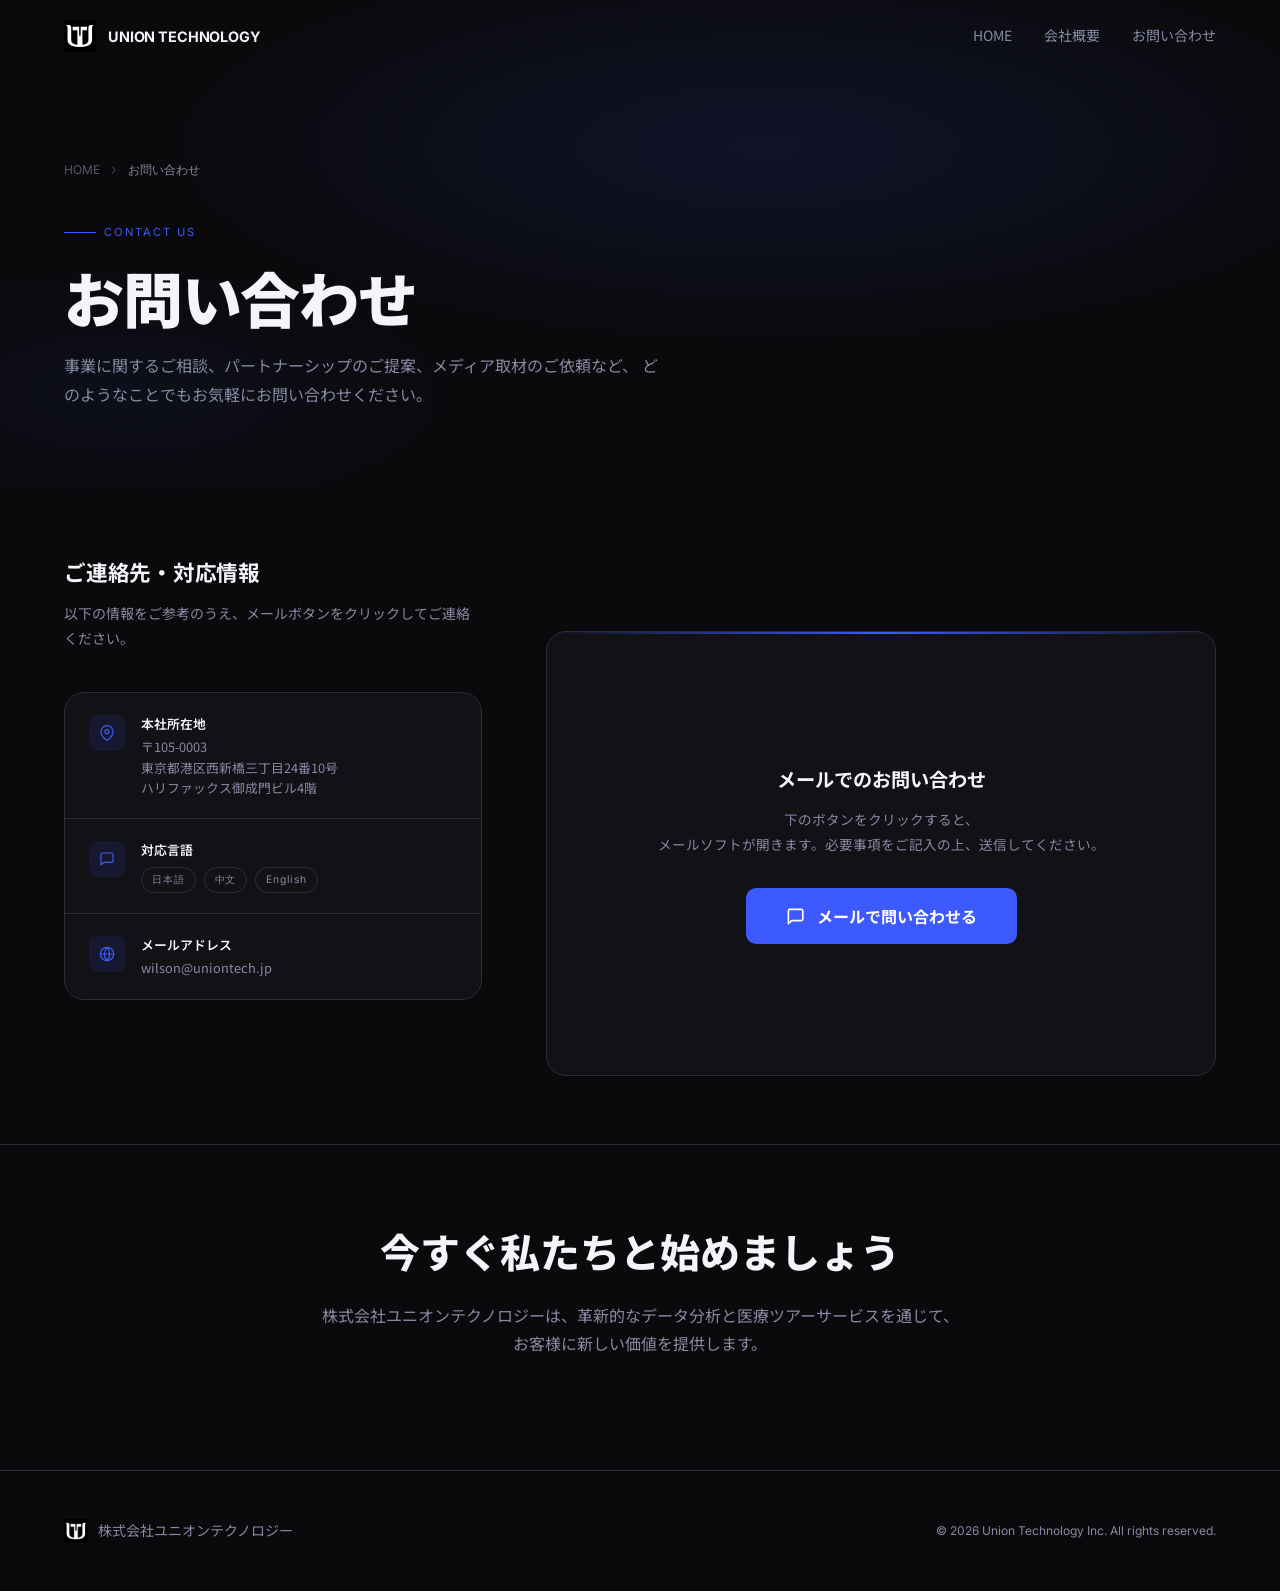
<file: contact.html>
<!DOCTYPE html>
<html lang="ja">
<head>
  <base href="/">
  <meta charset="UTF-8" />
  <meta name="viewport" content="width=device-width, initial-scale=1.0" />
  <title>お問い合わせ | 株式会社ユニオンテクノロジー</title>
  <meta name="description" content="株式会社ユニオンテクノロジーへのお問い合わせはこちらから。事業相談、パートナーシップのご提案など、お気軽にご連絡ください。" />
  <link rel="preconnect" href="https://fonts.googleapis.com" />
  <link rel="preconnect" href="https://fonts.gstatic.com" crossorigin />
  <link href="https://fonts.googleapis.com/css2?family=Inter:wght@300;400;500;600;700;800;900&family=Noto+Sans+JP:wght@300;400;500;600;700;800;900&display=swap" rel="stylesheet" />
  <link rel="stylesheet" href="css/style.css" />
  <link rel="icon" href="images/favicon.ico" type="image/x-icon" />
  <style>
    :root {
      --bg-card2: #161620;
      --fg-subtle: #55556A;
      --radius-lg: 1.25rem;
    }

    .page-hero {
      position: relative;
      padding: 10rem 0 5rem;
      overflow: hidden;
    }
    .page-hero-bg {
      position: absolute; inset: 0; pointer-events: none;
      background:
        radial-gradient(ellipse 70% 60% at 60% 30%, rgba(61,90,254,0.12), transparent 70%),
        radial-gradient(ellipse 40% 40% at 10% 80%, rgba(61,90,254,0.06), transparent 70%);
    }
    .page-hero-grid {
      position: absolute; inset: 0; pointer-events: none;
      background-image:
        linear-gradient(rgba(61,90,254,0.05) 0.5px, transparent 0.5px),
        linear-gradient(90deg, rgba(61,90,254,0.05) 0.5px, transparent 0.5px);
      background-size: 80px 80px;
    }
    .page-hero-content { position: relative; z-index: 2; }
    .eyebrow {
      display: inline-flex; align-items: center; gap: 0.5rem;
      font-family: var(--font-en); font-size: 0.7rem; letter-spacing: 0.18em; text-transform: uppercase;
      color: var(--accent); margin-bottom: 1.25rem;
    }
    .eyebrow::before { content: ''; display: block; width: 2rem; height: 0.5px; background: var(--accent); }
    .page-title {
      font-family: var(--font-jp); font-weight: 900;
      font-size: clamp(2.2rem, 5vw, 3.75rem);
      letter-spacing: -0.02em; line-height: 1.15; color: var(--fg);
      margin-bottom: 1.25rem;
    }
    .page-subtitle {
      font-family: var(--font-jp); font-size: 1rem; color: var(--fg-muted);
      line-height: 1.85; max-width: 38rem;
    }
    .breadcrumb {
      display: flex; align-items: center; gap: 0.5rem; margin-bottom: 2rem;
      font-family: var(--font-en); font-size: 0.75rem; color: var(--fg-subtle);
    }
    .breadcrumb a { color: var(--fg-subtle); transition: color var(--transition); }
    .breadcrumb a:hover { color: var(--fg-muted); }
    .breadcrumb span { color: var(--fg-muted); }

    .contact-wrapper { padding: 4rem 0 7rem; }
    .contact-layout {
      display: grid;
      grid-template-columns: 1fr 1.6fr;
      gap: 4rem;
      align-items: stretch; 
    }
    @media (max-width: 900px) {
      .contact-layout {
        grid-template-columns: 1fr;
        gap: 3rem;
      }
    }

    .left-panel {
      display: flex;
      flex-direction: column;
    }
    .panel-title {
      font-family: var(--font-jp); font-weight: 700; font-size: 1.35rem;
      letter-spacing: -0.01em; color: var(--fg); margin-bottom: 0.625rem;
    }
    .panel-desc {
      font-family: var(--font-jp); font-size: 0.875rem; color: var(--fg-muted);
      line-height: 1.85; margin-bottom: 2.5rem;
    }
    .info-card {
      background: var(--bg-card); border: 0.5px solid var(--border);
      border-radius: var(--radius-lg); overflow: hidden;
      flex: 1; 
    }
    .info-item {
      display: flex; align-items: flex-start; gap: 1rem; padding: 1.25rem 1.5rem;
      border-bottom: 0.5px solid var(--border); transition: background var(--transition);
    }
    .info-item:last-child { border-bottom: none; }
    .info-item:hover { background: rgba(255,255,255,0.02); }
    .info-icon {
      width: 2.25rem; height: 2.25rem; border-radius: 0.5rem;
      background: var(--accent-10); display: flex; align-items: center; justify-content: center;
      flex-shrink: 0; margin-top: 0.1rem;
    }
    .info-icon svg { width: 1rem; height: 1rem; stroke: var(--accent); fill: none; stroke-width: 1.75; stroke-linecap: round; stroke-linejoin: round; }
    .info-label { font-family: var(--font-jp); font-weight: 600; font-size: 0.8rem; color: var(--fg); }
    .info-value { font-family: var(--font-jp); font-size: 0.8rem; color: var(--fg-muted); margin-top: 0.125rem; line-height: 1.6; }
    .lang-badges { display: flex; gap: 0.5rem; margin-top: 0.375rem; flex-wrap: wrap; }
    .lang-badge {
      font-family: var(--font-en); font-size: 0.65rem; letter-spacing: 0.08em;
      padding: 0.2rem 0.625rem; border-radius: 999px;
      border: 0.5px solid var(--border); color: var(--fg-muted);
    }

    .mailto-card {
      background: var(--bg-card);
      border: 0.5px solid var(--border);
      border-radius: var(--radius-lg);
      padding: 3rem 2.5rem;
      text-align: center;
      position: relative;
      overflow: hidden;
      height: 100%;
      display: flex;
      flex-direction: column;
      justify-content: center;
      margin-top: 4.8rem;
    }
    .mailto-card::before {
      content: '';
      position: absolute; top: 0; left: 0; right: 0; height: 2px;
      background: linear-gradient(90deg, transparent, var(--accent), transparent);
    }
    .mailto-title {
      font-family: var(--font-jp);
      font-weight: 700;
      font-size: 1.2rem;
      color: var(--fg);
      margin-bottom: 0.75rem;
    }
    .mailto-desc {
      font-family: var(--font-jp);
      font-size: 0.85rem;
      color: var(--fg-muted);
      margin-bottom: 2rem;
      line-height: 1.8;
    }
    .mailto-btn {
      display: inline-flex;
      align-items: center;
      gap: 0.75rem;
      background: var(--accent);
      color: #fff;
      font-family: var(--font-jp);
      font-weight: 700;
      font-size: 1rem;
      padding: 0.9rem 2.5rem;
      border-radius: 0.625rem;
      text-decoration: none;
      transition: background 0.3s ease, transform 0.2s ease;
      border: none;
      cursor: pointer;
      align-self: center;
    }
    .mailto-btn:hover {
      background: #2a43e8;
      transform: translateY(-2px);
    }
    .mailto-btn svg {
      width: 1.2rem;
      height: 1.2rem;
      stroke: #fff;
      fill: none;
      stroke-width: 2;
      stroke-linecap: round;
      stroke-linejoin: round;
    }

    @media (max-width: 900px) {
      .mailto-card {
        margin-top: 0;
      }
    }

    .cta-block {
      text-align: center;
      padding: 5rem 0 7rem;
      border-top: 0.5px solid var(--border);
      margin-top: 2rem;
    }
    .cta-title {
      font-family: var(--font-jp);
      font-size: clamp(1.8rem, 4vw, 2.5rem);
      font-weight: 800;
      line-height: 1.3;
      color: var(--fg);
      margin-bottom: 1.5rem;
    }
    .cta-desc {
      font-family: var(--font-jp);
      font-size: 1rem;
      color: var(--fg-muted);
      max-width: 48rem;
      margin: 0 auto;
      line-height: 1.8;
    }
  </style>
</head>
<body>

  <header id="navbar">
    <div class="container">
      <nav class="nav-inner">
        <a href="/home/" class="nav-logo">
          <img src="images/logo.png" alt="UT Logo" />
          <div class="nav-logo-text">
            <span>UNION TECHNOLOGY</span>
          </div>
        </a>
        <div class="nav-links">
          <a href="/home/">HOME</a>
          <a href="/company/">会社概要</a>
          <a href="/contact/" class="active">お問い合わせ</a>
        </div>
        <button class="hamburger" id="hamburger" aria-label="メニューを開く" aria-expanded="false">
          <span></span><span></span><span></span>
        </button>
      </nav>
    </div>
    <div id="mobile-menu">
      <a href="/home/" onclick="closeMobile()">HOME</a>
      <a href="/company/" onclick="closeMobile()">会社概要</a>
      <a href="/contact/" onclick="closeMobile()">お問い合わせ</a>
    </div>
  </header>

  <main>
    <section class="page-hero">
      <div class="page-hero-bg"></div>
      <div class="page-hero-grid"></div>
      <div class="container page-hero-content">
        <div class="breadcrumb anim">
          <a href="/home/">HOME</a>
          <svg width="12" height="12" viewBox="0 0 24 24" fill="none" stroke="currentColor" stroke-width="2" stroke-linecap="round" stroke-linejoin="round"><polyline points="9 18 15 12 9 6"/></svg>
          <span>お問い合わせ</span>
        </div>
        <span class="eyebrow anim anim-delay-1">Contact Us</span>
        <h1 class="page-title anim anim-delay-2">お問い合わせ</h1>
        <p class="page-subtitle anim anim-delay-3">
          事業に関するご相談、パートナーシップのご提案、メディア取材のご依頼など、
          どのようなことでもお気軽にお問い合わせください。
        </p>
      </div>
    </section>

    <div class="contact-wrapper">
      <div class="container">
        <div class="contact-layout">
          <div class="left-panel">
            <h2 class="panel-title anim">ご連絡先・対応情報</h2>
            <p class="panel-desc anim anim-delay-1">以下の情報をご参考のうえ、メールボタンをクリックしてご連絡ください。</p>

            <div class="info-card anim anim-delay-2">
              <div class="info-item">
                <div class="info-icon">
                  <svg viewBox="0 0 24 24"><path d="M21 10c0 7-9 13-9 13s-9-6-9-13a9 9 0 0 1 18 0z"/><circle cx="12" cy="10" r="3"/></svg>
                </div>
                <div>
                  <div class="info-label">本社所在地</div>
                  <div class="info-value">〒105-0003<br>東京都港区西新橋三丁目24番10号<br>ハリファックス御成門ビル4階</div>
                </div>
              </div>
              <div class="info-item">
                <div class="info-icon">
                  <svg viewBox="0 0 24 24"><path d="M21 15a2 2 0 0 1-2 2H7l-4 4V5a2 2 0 0 1 2-2h14a2 2 0 0 1 2 2z"/></svg>
                </div>
                <div>
                  <div class="info-label">対応言語</div>
                  <div class="lang-badges">
                    <span class="lang-badge">日本語</span>
                    <span class="lang-badge">中文</span>
                    <span class="lang-badge">English</span>
                  </div>
                </div>
              </div>
              <div class="info-item">
                <div class="info-icon">
                  <svg viewBox="0 0 24 24"><circle cx="12" cy="12" r="10"/><line x1="2" y1="12" x2="22" y2="12"/><path d="M12 2a15.3 15.3 0 0 1 4 10 15.3 15.3 0 0 1-4 10 15.3 15.3 0 0 1-4-10 15.3 15.3 0 0 1 4-10z"/></svg>
                </div>
                <div>
                  <div class="info-label">メールアドレス</div>
                  <div class="info-value">wilson@uniontech.jp</div>
                </div>
              </div>
            </div>
          </div>

          <div class="anim anim-delay-1">
            <div class="mailto-card">
              <div class="mailto-title">メールでのお問い合わせ</div>
              <div class="mailto-desc">
                下のボタンをクリックすると、<br>
                メールソフトが開きます。必要事項をご記入の上、送信してください。
              </div>
              <a href="mailto:wilson@uniontech.jp" class="mailto-btn">
                <svg viewBox="0 0 24 24">
                  <path d="M21 15a2 2 0 0 1-2 2H7l-4 4V5a2 2 0 0 1 2-2h14a2 2 0 0 1 2 2z"/>
                </svg>
                メールで問い合わせる
              </a>
            </div>
          </div>
        </div>
      </div>
    </div>

    <!-- CTA 区块 -->
    <section class="cta-block">
      <div class="container">
        <div class="cta-title anim">今すぐ私たちと始めましょう</div>
        <div class="cta-desc anim anim-delay-1">
          株式会社ユニオンテクノロジーは、革新的なデータ分析と医療ツアーサービスを通じて、<br>
          お客様に新しい価値を提供します。
        </div>
      </div>
    </section>
  </main>

  <footer id="footer">
    <div class="container">
      <div class="footer-inner">
        <div class="footer-logo">
          <img src="images/logo.png" alt="UT" loading="lazy" />
          <span>株式会社ユニオンテクノロジー</span>
        </div>
        <div class="footer-copy">© <span id="year"></span> Union Technology Inc. All rights reserved.</div>
      </div>
    </div>
  </footer>

  <script>
    document.getElementById('year').textContent = new Date().getFullYear();

    const navbar = document.getElementById('navbar');
    window.addEventListener('scroll', () => {
      navbar.classList.toggle('scrolled', window.scrollY > 40);
    });

    const hamburger = document.getElementById('hamburger');
    const mobileMenu = document.getElementById('mobile-menu');
    hamburger.addEventListener('click', () => {
      const expanded = hamburger.getAttribute('aria-expanded') === 'true';
      hamburger.setAttribute('aria-expanded', !expanded);
      hamburger.classList.toggle('open');
      mobileMenu.classList.toggle('open');
    });
    function closeMobile() {
      hamburger.setAttribute('aria-expanded', 'false');
      hamburger.classList.remove('open');
      mobileMenu.classList.remove('open');
    }

    const observer = new IntersectionObserver((entries) => {
      entries.forEach(e => { if (e.isIntersecting) e.target.classList.add('visible'); });
    }, { threshold: 0.08 });
    document.querySelectorAll('.anim').forEach(el => observer.observe(el));
  </script>
</body>
</html>
</file>
<file: css/style.css>
:root {
  --bg:        #0A0A0C;
  --bg-card:   #111116;
  --fg:        #F4F4F9;
  --fg-muted:  #8888A4;
  --accent:    #3D5AFE;
  --accent-10: rgba(61,90,254,0.10);
  --accent-20: rgba(61,90,254,0.20);
  --border:    #2D2D35;
  --font-jp:   'Noto Sans JP', sans-serif;
  --font-en:   'Inter', sans-serif;
  --radius:    0.75rem;
  --transition: 0.4s cubic-bezier(0.4,0,0.2,1);
}
*, *::before, *::after { box-sizing: border-box; margin: 0; padding: 0; }
html { scroll-behavior: smooth; font-size: 16px; }
body { font-family: var(--font-jp); background: var(--bg); color: var(--fg); line-height: 1.7; -webkit-font-smoothing: antialiased; }
a { color: inherit; text-decoration: none; }
img { display: block; max-width: 100%; }
ul { list-style: none; }
*:focus-visible { outline: 2px solid var(--accent); outline-offset: 4px; }

section[id] {
  scroll-margin-top: 5rem;
}

.container { max-width: 1280px; margin: 0 auto; padding: 0 2rem; }
@media (min-width: 1024px) { .container { padding: 0 4rem; } }

.eyebrow { font-family: var(--font-en); font-size: 0.75rem; letter-spacing: 0.15em; text-transform: uppercase; color: var(--accent); margin-bottom: 1rem; display: block; }
.section-title { font-family: var(--font-jp); font-weight: 700; font-size: clamp(1.75rem, 4vw, 2.5rem); letter-spacing: -0.02em; color: var(--fg); line-height: 1.2; }
.section-body { color: var(--fg-muted); font-size: 1rem; line-height: 1.8; max-width: 48rem; }
.micro-rule { border: none; border-top: 0.5px solid var(--border); }
.glass { background: rgba(10,10,12,0.70); backdrop-filter: blur(20px); -webkit-backdrop-filter: blur(20px); }
.grid-overlay { background-image: linear-gradient(rgba(61,90,254,0.06) 0.5px, transparent 0.5px), linear-gradient(90deg, rgba(61,90,254,0.06) 0.5px, transparent 0.5px); background-size: 80px 80px; }

.btn-primary { display: inline-flex; align-items: center; gap: 0.5rem; padding: 0.875rem 2rem; background: var(--accent); color: #fff; font-family: var(--font-jp); font-weight: 600; font-size: 0.875rem; border-radius: var(--radius); border: none; cursor: pointer; transition: background var(--transition), transform var(--transition); }
.btn-primary:hover { background: #2a43e8; transform: translateY(-1px); }
.btn-ghost { display: inline-flex; align-items: center; gap: 0.5rem; padding: 0.875rem 2rem; background: transparent; color: var(--fg); font-family: var(--font-jp); font-weight: 500; font-size: 0.875rem; border-radius: var(--radius); border: 0.5px solid var(--border); cursor: pointer; transition: background var(--transition); }
.btn-ghost:hover { background: rgba(255,255,255,0.05); }

.dot-list li { display: flex; align-items: center; gap: 0.625rem; font-size: 0.875rem; color: var(--fg-muted); margin-bottom: 0.375rem; }
.dot-list li::before { content: ''; width: 5px; height: 5px; border-radius: 50%; background: var(--accent); flex-shrink: 0; }

.anim { opacity: 0; transform: translateY(28px); transition: opacity 0.7s ease, transform 0.7s ease; }
.anim.visible { opacity: 1; transform: none; }
.anim-delay-1 { transition-delay: 0.1s; }
.anim-delay-2 { transition-delay: 0.2s; }
.anim-delay-3 { transition-delay: 0.3s; }
.anim-delay-4 { transition-delay: 0.4s; }
@media (prefers-reduced-motion: reduce) { .anim { opacity: 1; transform: none; transition: none; } }

/* NAVBAR */
#navbar { position: fixed; top: 0; left: 0; right: 0; z-index: 100; transition: background var(--transition), border-color var(--transition); }
#navbar.scrolled { background: rgba(10,10,12,0.80); backdrop-filter: blur(20px); -webkit-backdrop-filter: blur(20px); border-bottom: 0.5px solid var(--border); }
.nav-inner { display: flex; align-items: center; justify-content: space-between; height: 4.5rem; }
.nav-logo { display: flex; align-items: center; gap: 0.75rem; }
.nav-logo img { width: 2rem; height: 2rem; object-fit: contain; filter: invert(1); }
.nav-logo span { font-family: var(--font-en); font-weight: 700; font-size: 0.9rem; letter-spacing: -0.01em; color: var(--fg); }
.nav-links { display: flex; align-items: center; gap: 2rem; }
.nav-links a { font-family: var(--font-jp); font-size: 0.875rem; color: var(--fg-muted); transition: color var(--transition); }
.nav-links a:hover { color: var(--fg); }
.hamburger { display: none; flex-direction: column; gap: 5px; background: none; border: none; cursor: pointer; padding: 4px; }
.hamburger span { display: block; width: 24px; height: 1.5px; background: var(--fg); border-radius: 2px; transition: all 0.3s; }
.hamburger.open span:nth-child(1) { transform: rotate(45deg) translate(4.5px, 4.5px); }
.hamburger.open span:nth-child(2) { opacity: 0; }
.hamburger.open span:nth-child(3) { transform: rotate(-45deg) translate(4.5px, -4.5px); }
#mobile-menu { display: none; background: rgba(10,10,12,0.95); backdrop-filter: blur(20px); border-top: 0.5px solid var(--border); padding: 1.5rem 2rem; }
#mobile-menu.open { display: block; }
#mobile-menu a { display: block; font-family: var(--font-jp); font-size: 1rem; color: var(--fg-muted); padding: 0.625rem 0; transition: color var(--transition); }
#mobile-menu a:hover { color: var(--fg); }
@media (max-width: 900px) { .nav-links { display: none; } .hamburger { display: flex; } }

/* HERO */
#hero { position: relative; min-height: 100vh; display: flex; align-items: center; overflow: hidden; }
.hero-bg { position: absolute; inset: 0; }
.hero-bg img { width: 100%; height: 100%; object-fit: cover; opacity: 0.4; }
.hero-bg::after { content: ''; position: absolute; inset: 0; background: linear-gradient(to bottom, rgba(10,10,12,0.55), rgba(10,10,12,0.45) 50%, #0A0A0C); }
.hero-grid { position: absolute; inset: 0; pointer-events: none; }
.hero-content { position: relative; z-index: 2; padding: 8rem 0 6rem; max-width: 52rem; }
.hero-eyebrow { font-family: var(--font-en); font-size: 0.75rem; letter-spacing: 0.15em; text-transform: uppercase; color: var(--accent); margin-bottom: 1.5rem; }
.hero-title { font-family: var(--font-jp); font-weight: 900; font-size: clamp(2.2rem, 6vw, 4.5rem); letter-spacing: -0.02em; line-height: 1.15; color: var(--fg); }
.hero-title .accent { color: var(--accent); }
.hero-sub { margin-top: 2rem; font-size: 1.1rem; color: var(--fg-muted); line-height: 1.8; max-width: 40rem; }
.hero-actions { display: flex; flex-wrap: wrap; gap: 1rem; margin-top: 3rem; }
.scroll-indicator { position: absolute; bottom: 2.5rem; left: 50%; transform: translateX(-50%); z-index: 2; animation: bounce 2s ease-in-out infinite; }
.scroll-indicator svg { color: var(--fg-muted); }
@keyframes bounce { 0%, 100% { transform: translateX(-50%) translateY(0); } 50% { transform: translateX(-50%) translateY(8px); } }

/* ABOUT */
#about { padding: 7rem 0; }
.about-grid { display: grid; grid-template-columns: 1fr 1fr; gap: 5rem; align-items: start; margin-bottom: 5rem; }
@media (max-width: 768px) { .about-grid { grid-template-columns: 1fr; gap: 2rem; } }
.stats-grid { display: grid; grid-template-columns: repeat(4, 1fr); border: 0.5px solid var(--border); border-radius: var(--radius); overflow: hidden; }
@media (max-width: 768px) { .stats-grid { grid-template-columns: repeat(2, 1fr); } }
.stat-cell { background: var(--bg-card); padding: 2rem; text-align: center; border-right: 0.5px solid var(--border); }
.stat-cell:last-child { border-right: none; }
.stat-value { font-family: var(--font-en); font-weight: 700; font-size: 1.75rem; color: var(--accent); letter-spacing: -0.02em; }
.stat-label { font-family: var(--font-jp); font-size: 0.8rem; color: var(--fg-muted); margin-top: 0.375rem; }

/* JOURNEY */
#journey { padding: 7rem 0; position: relative; overflow: hidden; }
.journey-bg { position: absolute; inset: 0; pointer-events: none; }
.journey-bg img { width: 100%; height: 100%; object-fit: cover; opacity: 0.07; }
.journey-bg::after { content: ''; position: absolute; inset: 0; background: linear-gradient(to right, #0A0A0C 10%, transparent 40%, transparent 60%, #0A0A0C 90%); }
.timeline { position: relative; margin-top: 4rem; }
.timeline::before { content: ''; position: absolute; left: 1rem; top: 0; bottom: 0; width: 0.5px; background: var(--border); }
@media (min-width: 768px) { .timeline::before { left: 50%; } }
.timeline-item { position: relative; padding-left: 3rem; margin-bottom: 3.5rem; }
@media (min-width: 768px) { .timeline-item { width: 50%; padding: 0 3.5rem 0 0; text-align: right; margin-bottom: 3rem; } .timeline-item:nth-child(even) { margin-left: 50%; padding: 0 0 0 3.5rem; text-align: left; } }
.timeline-dot { position: absolute; top: 0.25rem; left: calc(1rem - 5px); width: 11px; height: 11px; border-radius: 50%; background: var(--accent); border: 2px solid var(--bg); z-index: 1; }
@media (min-width: 768px) { .timeline-dot { left: calc(100% + 3rem - 5px); } .timeline-item:nth-child(even) .timeline-dot { left: calc(-3rem - 5px); } }
.timeline-year { font-family: var(--font-en); font-weight: 700; font-size: 1.15rem; color: var(--accent); letter-spacing: -0.01em; }
.timeline-title { font-family: var(--font-jp); font-weight: 600; font-size: 1rem; color: var(--fg); margin-top: 0.25rem; }
.timeline-desc { font-family: var(--font-jp); font-size: 0.875rem; color: var(--fg-muted); margin-top: 0.5rem; line-height: 1.75; }

/* PILLARS */
#pillars { padding: 7rem 0; position: relative; overflow: hidden; }
.pillars-bg { position: absolute; inset: 0; pointer-events: none; }
.pillars-bg img { width: 100%; height: 100%; object-fit: cover; opacity: 0.05; }
.pillars-bg::after { content: ''; position: absolute; inset: 0; background: linear-gradient(to bottom, #0A0A0C, rgba(10,10,12,0.88) 50%, #0A0A0C); }
.pillars-grid { display: grid; grid-template-columns: 1fr 1fr; margin-top: 4rem; border: 0.5px solid var(--border); border-radius: var(--radius); overflow: hidden; gap: 0.5px; background: var(--border); }
@media (max-width: 768px) { .pillars-grid { grid-template-columns: 1fr; } }
.pillar-card { background: var(--bg-card); padding: 2.5rem; transition: background var(--transition); }
.pillar-card:hover { background: rgba(255,255,255,0.025); }
.pillar-icon { width: 3rem; height: 3rem; background: var(--accent-10); border-radius: 0.625rem; display: flex; align-items: center; justify-content: center; margin-bottom: 1.5rem; transition: background var(--transition); }
.pillar-card:hover .pillar-icon { background: var(--accent-20); }
.pillar-icon svg { width: 1.375rem; height: 1.375rem; stroke: var(--accent); fill: none; stroke-width: 1.75; stroke-linecap: round; stroke-linejoin: round; }
.pillar-title { font-family: var(--font-jp); font-weight: 700; font-size: 1.1rem; color: var(--fg); letter-spacing: -0.01em; }
.pillar-subtitle { font-family: var(--font-en); font-size: 0.7rem; letter-spacing: 0.12em; text-transform: uppercase; color: var(--accent); margin-top: 0.25rem; margin-bottom: 1rem; }
.pillar-desc { font-family: var(--font-jp); font-size: 0.875rem; color: var(--fg-muted); line-height: 1.8; margin-bottom: 1.25rem; }

/* ECOSYSTEM */
#ecosystem { padding: 7rem 0; position: relative; overflow: hidden; }
.ecosystem-bg { position: absolute; inset: 0; pointer-events: none; }
.ecosystem-bg img { width: 100%; height: 100%; object-fit: cover; opacity: 0.09; }
.ecosystem-bg::after { content: ''; position: absolute; inset: 0; background: linear-gradient(to bottom, #0A0A0C, rgba(10,10,12,0.7) 50%, #0A0A0C); }

.platform-grid {
  display: grid;
  grid-template-columns: repeat(4, 1fr);
  border-radius: var(--radius);
  overflow: hidden;
  margin-top: 4rem;
  background: transparent;   
  gap: 0;                    
}
@media (max-width: 1024px) {
  .platform-grid {
    grid-template-columns: repeat(2, 1fr);
  }
}
@media (max-width: 640px) {
  .platform-grid {
    grid-template-columns: 1fr;
  }
}

.platform-card-link {
  display: block;
  text-decoration: none;
  color: inherit;
  background: var(--bg-card);
  padding: 2rem;
  transition: background var(--transition);
  border-right: 1px solid var(--border);
  border-bottom: 1px solid var(--border);
}

.platform-card-link:nth-child(4n) {
  border-right: none;
}
.platform-grid:last-child .platform-card-link,
.platform-card-link:last-child {
  border-bottom: none;
}
@media (max-width: 1024px) and (min-width: 641px) {
  .platform-card-link:nth-child(2n) {
    border-right: none;
  }
  .platform-card-link:nth-child(2n+1) {
    border-right: 1px solid var(--border);
  }
}
.platform-card-link:hover {
  background: rgba(255,255,255,0.05);
}

#ecosystem .platform-card-link {
  background: #ffffff;
  border-right: 1px solid #e2e8f0;
  border-bottom: 1px solid #e2e8f0;
}
#ecosystem .platform-card-link:hover {
  background: #f5f5f5;
}
#ecosystem .platform-card-link:nth-child(4n) {
  border-right: none;
}
#ecosystem .platform-grid:last-child .platform-card-link,
#ecosystem .platform-card-link:last-child {
  border-bottom: none;
}
@media (max-width: 1024px) and (min-width: 641px) {
  #ecosystem .platform-card-link:nth-child(2n) {
    border-right: none;
  }
  #ecosystem .platform-card-link:nth-child(2n+1) {
    border-right: 1px solid #e2e8f0;
  }
}
#ecosystem .platform-name {
  color: #111111;
}
#ecosystem .platform-subtitle {
  color: #444444;
}
#ecosystem .platform-desc {
  color: #333333;
}

.platform-logo {
  width: 7rem;
  height: 7rem;
  border-radius: 0;
  overflow: hidden;
  margin-bottom: 1.5rem;
  background: #f8f9fa; 
  display: flex;
  align-items: center;
  justify-content: center;
}
@media (max-width: 768px) {
  .platform-logo {
    width: 5rem;
    height: 5rem;
  }
}
.platform-logo img {
  width: 100%;
  height: 100%;
  object-fit: contain;
}
#ecosystem .platform-logo img {
  transform: scale(1.12);
  transform-origin: center center;
  border: none;
}

.platform-name { font-family: var(--font-en); font-weight: 700; font-size: 1.25rem; letter-spacing: -0.01em; margin-bottom: 0.5rem; display: inline-block; }
.platform-subtitle { font-family: var(--font-jp); font-size: 0.8rem; color: var(--accent); margin-top: 0.25rem; margin-bottom: 1rem; }
.platform-desc { font-family: var(--font-jp); font-size: 0.85rem; line-height: 1.75; }
.platform-link-wrapper { transition: opacity var(--transition); }
.platform-link-wrapper:hover { opacity: 0.8; }
.tokyo-card { display: flex; align-items: center; gap: 1.5rem; margin-top: 1rem; background: var(--bg-card); border: 0.5px solid var(--border); border-radius: var(--radius); padding: 1.75rem 2rem; }
@media (max-width: 600px) { .tokyo-card { flex-direction: column; text-align: center; } }
.tokyo-logo { width: 4rem; height: 4rem; border-radius: 0.75rem; overflow: hidden; flex-shrink: 0; }
.tokyo-logo img { width: 100%; height: 100%; object-fit: cover; }
.tokyo-name { font-family: var(--font-en); font-weight: 700; font-size: 1.05rem; color: var(--fg); margin-bottom: 0.25rem; }
.tokyo-desc { font-family: var(--font-jp); font-size: 0.875rem; color: var(--fg-muted); margin-top: 0.375rem; line-height: 1.75; }

#matrix { padding: 7rem 0; background: var(--bg); }
.matrix-grid { display: grid; grid-template-columns: repeat(auto-fill, minmax(360px, 1fr)); gap: 1px; background: var(--border); border-radius: var(--radius); overflow: hidden; margin-top: 4rem; }
.matrix-card { background: var(--bg-card); padding: 2rem; transition: background var(--transition); }
.matrix-card:hover { background: rgba(255,255,255,0.025); }
.matrix-title { font-family: var(--font-jp); font-weight: 700; font-size: 1.2rem; color: var(--accent); margin-bottom: 1rem; letter-spacing: -0.01em; }
.matrix-desc { font-family: var(--font-jp); font-size: 0.875rem; color: var(--fg-muted); line-height: 1.75; }
@media (max-width: 768px) { .matrix-grid { grid-template-columns: 1fr; } }

#cta { padding: 7rem 0; text-align: center; background: var(--bg); }
.cta-title { font-size: clamp(2rem, 5vw, 2.8rem); font-weight: 800; line-height: 1.2; margin-bottom: 1.5rem; color: var(--fg); }
.cta-desc { font-size: 1rem; color: var(--fg-muted); max-width: 48rem; margin: 0 auto 2rem; line-height: 1.8; }
.cta-button .btn-primary { font-size: 1rem; padding: 1rem 2.5rem; }

.contact-page-section { padding: 7rem 0; }
.contact-page-grid { display: grid; grid-template-columns: 1fr; gap: 3rem; max-width: 800px; margin: 0 auto; }
.contact-info-card { background: var(--bg-card); border: 0.5px solid var(--border); border-radius: var(--radius); padding: 2.5rem; text-align: center; }
.contact-info-card h2 { font-size: 1.8rem; margin-bottom: 1rem; color: var(--fg); }
.contact-details-block { margin: 2rem 0; text-align: left; display: inline-block; }
.contact-details-block p { margin: 0.75rem 0; font-size: 1rem; }
.contact-details-block strong { color: var(--accent); }
.mail-btn { margin-top: 2rem; }

.company-info-grid { display: grid; grid-template-columns: repeat(auto-fill, minmax(320px, 1fr)); gap: 1px; background: var(--border); border-radius: var(--radius); overflow: hidden; margin-top: 3rem; }
.company-info-card { background: var(--bg-card); padding: 2rem; transition: background var(--transition); }
.company-info-card:hover { background: rgba(255,255,255,0.025); }
.company-info-label { font-family: var(--font-en); font-size: 0.75rem; letter-spacing: 0.1em; text-transform: uppercase; color: var(--accent); margin-bottom: 0.5rem; }
.company-info-value { font-family: var(--font-jp); font-size: 1rem; font-weight: 500; color: var(--fg); line-height: 1.5; }

/* FOOTER */
#footer { border-top: 0.5px solid var(--border); padding: 3rem 0; }
.footer-inner { display: flex; flex-direction: column; align-items: center; gap: 1rem; }
@media (min-width: 640px) { .footer-inner { flex-direction: row; justify-content: space-between; } }
.footer-logo { display: flex; align-items: center; gap: 0.625rem; }
.footer-logo img { width: 1.5rem; height: 1.5rem; object-fit: contain; filter: invert(1); }
.footer-logo span { font-family: var(--font-jp); font-size: 0.875rem; color: var(--fg-muted); }
.footer-copy { font-family: var(--font-en); font-size: 0.75rem; color: var(--fg-muted); }
</file>
